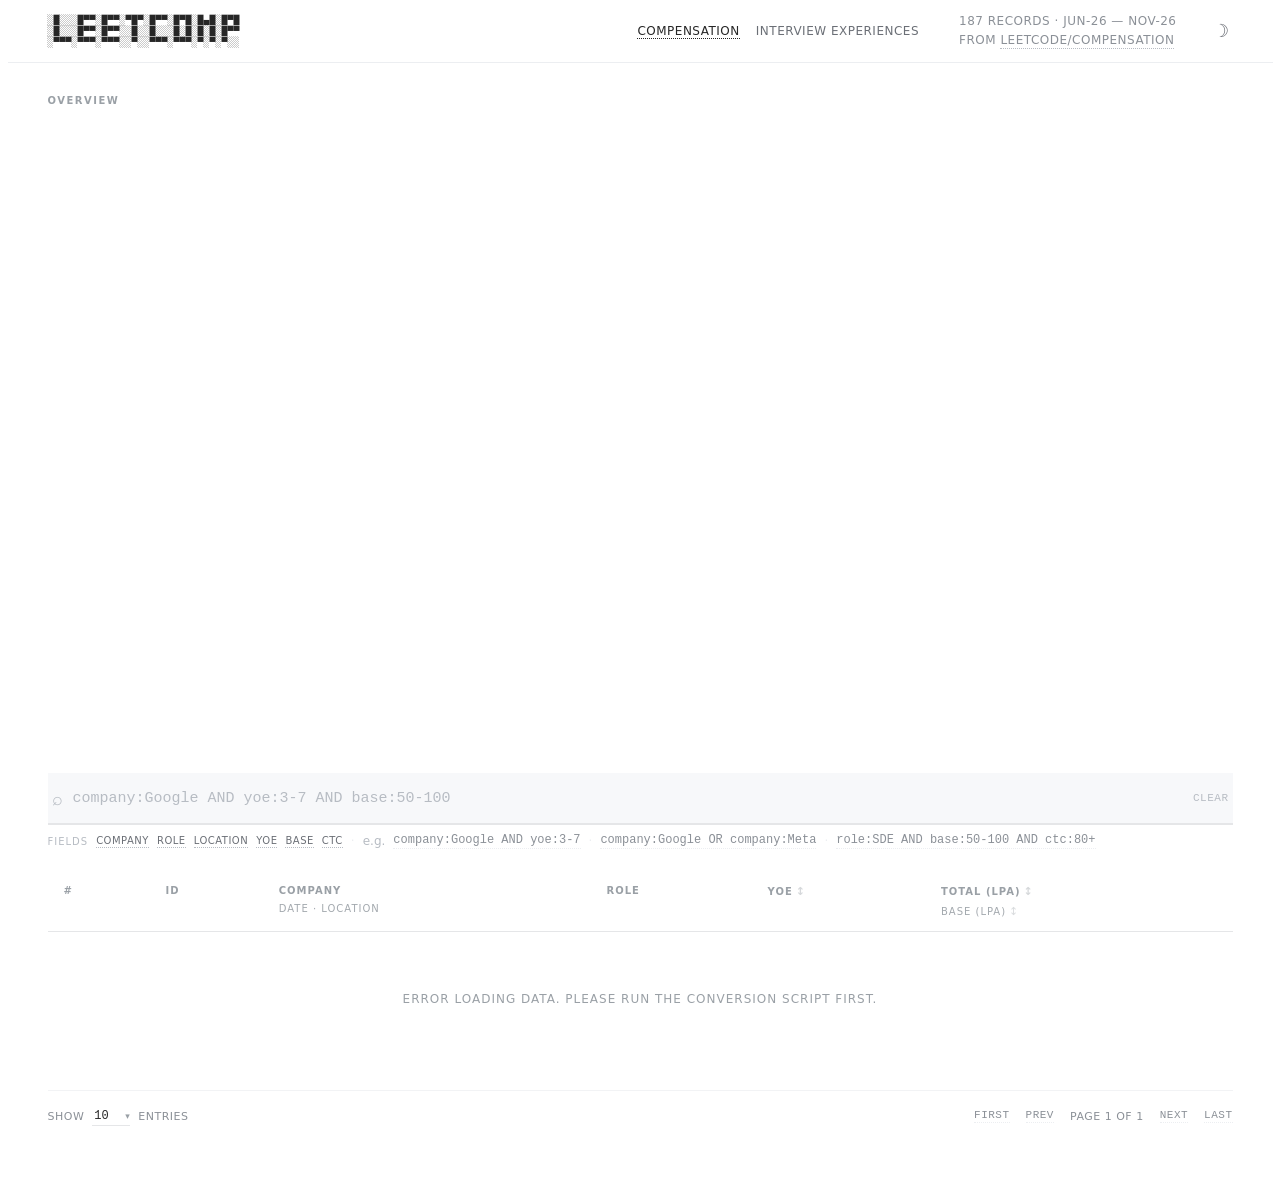
<file: index.html>
<!doctype html>
<html lang="en">
  <head>
    <meta charset="UTF-8" />
    <meta name="viewport" content="width=device-width, initial-scale=1.0" />
    <title>LeetCode Dashboard</title>
    <meta http-equiv="refresh" content="0; url=public/" />
    <link rel="canonical" href="public/" />
  </head>
  <body>
    <p>
      Redirecting… If you are not redirected,
      <a href="public/">open the dashboard</a>.
    </p>
  </body>
</html>
</file>
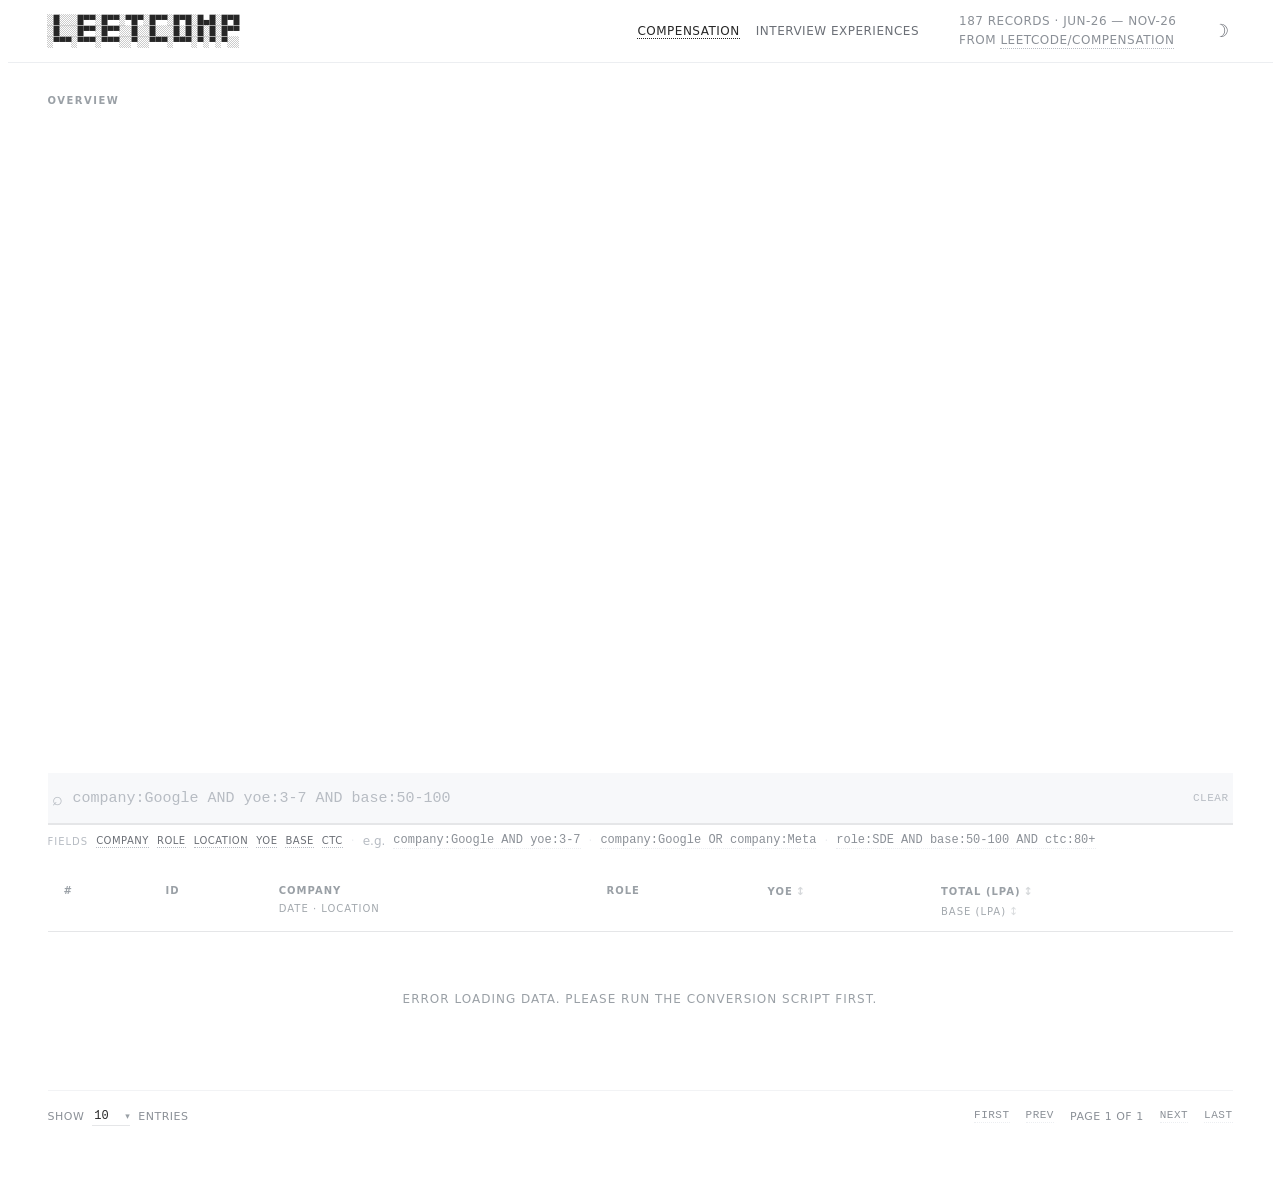
<file: public/index.html>
<!DOCTYPE html>
<html lang="en">
<head>
    <meta charset="UTF-8">
    <meta name="viewport" content="width=device-width, initial-scale=1.0">
    <title>Software Engineer Salaries India — LeetCode Compensation Dashboard</title>
    <meta name="description" content="Software engineer salaries in India from LeetCode compensation posts. Filter by company, role, experience, and location.">
    <meta name="keywords" content="software engineer salaries india, SDE salary india, software developer compensation, leetcode compensation, tech salaries india, SDE 1 salary, SDE 2 salary, FAANG salary india, fresher salary india, IT salary dashboard">
    <!-- Open Graph -->
    <meta property="og:title" content="Software Engineer Salaries India — LeetCode Compensation Dashboard">
    <meta property="og:description" content="Software engineer salaries in India from LeetCode compensation posts.">
    <meta property="og:type" content="website">
    <meta property="og:site_name" content="LeetCode Compensation Dashboard">

    <!-- Twitter Card -->
    <meta name="twitter:card" content="summary">
    <meta name="twitter:title" content="Software Engineer Salaries India — LeetCode Compensation Dashboard">
    <meta name="twitter:description" content="Software engineer salaries in India from LeetCode compensation posts.">

    <!-- JSON-LD Structured Data -->
    <script type="application/ld+json">
    {
        "@context": "https://schema.org",
        "@type": "WebApplication",
        "name": "LeetCode Compensation Dashboard",
        "description": "Software engineer salaries in India sourced from LeetCode compensation posts. Filter by company, role, experience, and location.",
        "applicationCategory": "UtilityApplication",
        "operatingSystem": "Web",
        "offers": {
            "@type": "Offer",
            "price": "0",
            "priceCurrency": "INR"
        },
        "license": "https://opensource.org/licenses/MIT"
    }
    </script>

    <link rel="icon" type="image/x-icon" href="assets/favicon.ico">
    <link rel="icon" type="image/png" sizes="48x48" href="assets/favicon.png">
    <link rel="preconnect" href="https://fonts.googleapis.com">
    <link rel="preconnect" href="https://fonts.gstatic.com" crossorigin>
    <link href="https://fonts.googleapis.com/css2?family=Rajdhani:wght@600&display=swap" rel="stylesheet">
    <script>
        (function() {
            var t = localStorage.getItem('leetcomp-theme') || 'light';
            document.documentElement.setAttribute('data-theme', t);
        })();
    </script>
    <style>
        * {
            margin: 0;
            padding: 0;
            box-sizing: border-box;
        }

        /* ── Theme Variables ────────────────────────────────────── */
        :root, [data-theme="light"] {
            /* LeetCode-ish light */
            --bg: #ffffff;
            --bg-secondary: #f7f8fa;
            --bg-hover: #eef0f3;
            --text-primary: #262626;
            --text-secondary: #3a3a3a;
            --text-muted: #6b6f76;
            --text-dimmed: #8b9097;
            --text-faint: #9aa0a6;
            --text-ghost: #b7bcc3;
            --border: #e5e6e8;
            --border-light: #eceef1;
            --border-lighter: #f2f3f5;
            --accent: #ffa116; /* LeetCode orange */
            --chart-bg: #ffffff;
            --chart-grid: #eef0f3;
            --chart-data-label: #6b6f76;
            --q-op: #ffa116;
            --q-field: #0a84ff;
            --q-colon: #9aa0a6;
            --q-str: #262626;
            --q-num: #6f42c1;
            --q-unknown: #d73a49;
        }

        [data-theme="dark"] {
            /* LeetCode-ish dark */
            --bg: #1a1a1a;
            --bg-secondary: #232323;
            --bg-hover: #2a2a2a;
            --text-primary: #e7e7e7;
            --text-secondary: #d0d0d0;
            --text-muted: #a6abb3;
            --text-dimmed: #8b9097;
            --text-faint: #8b9097;
            --text-ghost: #5c6168;
            --border: #2f2f2f;
            --border-light: #3a3a3a;
            --border-lighter: #2a2a2a;
            --accent: #ffa116;
            --chart-bg: #1a1a1a;
            --chart-grid: #2f2f2f;
            --chart-data-label: #a6abb3;
            --q-op: #ffa116;
            --q-field: #4ea1ff;
            --q-colon: #5c6168;
            --q-str: #e7e7e7;
            --q-num: #b392f0;
            --q-unknown: #ff6b6b;
        }

        body {
            font-family: ui-sans-serif, system-ui, -apple-system, "Segoe UI", Roboto, Helvetica, Arial, "Apple Color Emoji", "Segoe UI Emoji";
            background: var(--bg);
            color: var(--text-primary);
            min-height: 100vh;
            position: relative;
        }

        /* Side rail lines */
        body::before,
        body::after {
            content: '';
            position: fixed;
            top: 0;
            bottom: 0;
            width: 1px;
            background: var(--border);
            z-index: 1000;
        }
        body::before { left: calc(50% - 632.5px); }
        body::after  { right: calc(50% - 632.5px); }

        /* ── Header ──────────────────────────────────────────────── */
        header {
            max-width: 1265px;
            margin: 0 auto;
            padding: 12px 40px;
            border-bottom: 1px solid var(--border-light);
            margin-bottom: 32px;
            display: flex;
            align-items: center;
            justify-content: space-between;
            gap: 20px;
        }

        .header-left {
            display: flex;
            align-items: center;
        }

        .header-right {
            display: flex;
            align-items: center;
            gap: 32px;
        }

        h1 {
            margin: 0;
            padding: 0;
            display: flex;
            align-items: center;
            line-height: 1;
        }

        h1 pre {
            margin: 0;
            padding: 0;
            font-family: "Berkeley Mono", "IBM Plex Mono", ui-monospace, SFMono-Regular, Menlo, Monaco, Consolas, monospace;
            font-size: 10px;
            font-weight: 400;
            line-height: 1.1;
            letter-spacing: 0;
            color: var(--text-primary);
        }

        .stats {
            font-size: 12px;
            color: var(--text-dimmed);
            text-transform: uppercase;
            letter-spacing: 0.5px;
            line-height: 1.6;
        }
        .stats-link {
            color: var(--text-dimmed);
            text-decoration: none;
            border-bottom: 1px dotted var(--text-ghost);
            padding-bottom: 1px;
            transition: color 0.15s, border-color 0.15s;
        }
        .stats-link:hover { color: var(--text-primary); border-color: var(--text-primary); }

        .github-link {
            color: var(--text-muted);
            text-decoration: none;
            font-size: 12px;
            text-transform: uppercase;
            letter-spacing: 0.5px;
            border-bottom: 1px dotted var(--text-ghost);
            padding-bottom: 1px;
            transition: color 0.15s, border-color 0.15s;
        }
        .github-link:hover { color: var(--text-primary); border-color: var(--text-primary); }

        .github-stars {
            font-size: 11px;
            color: var(--text-ghost);
            margin-top: 2px;
            letter-spacing: 0.5px;
        }

        /* ── Theme Toggle ───────────────────────────────────────── */
        .theme-toggle {
            background: none;
            border: none;
            cursor: pointer;
            font-size: 18px;
            line-height: 1;
            padding: 4px;
            color: var(--text-muted);
            transition: color 0.15s;
            display: flex;
            align-items: center;
        }
        .theme-toggle:hover { color: var(--text-primary); }
        .theme-toggle .icon-sun,
        .theme-toggle .icon-moon { display: none; }
        [data-theme="dark"] .theme-toggle .icon-sun { display: inline; }
        [data-theme="light"] .theme-toggle .icon-moon { display: inline; }

        /* ── Container ───────────────────────────────────────────── */
        .container {
            max-width: 1265px;
            margin: 0 auto;
            padding: 0 40px 60px 40px;
        }

        /* ── Charts ──────────────────────────────────────────────── */
        .charts-section {
            margin-bottom: 32px;
        }

        .section-label {
            font-size: 10px;
            font-weight: 600;
            text-transform: uppercase;
            letter-spacing: 1.5px;
            color: var(--text-faint);
            margin-bottom: 20px;
        }

        .charts-grid {
            display: flex;
            gap: 15px;
            margin-bottom: 15px;
        }

        .chart-container {
            background: var(--bg);
            min-height: 300px;
        }
        .chart-container.wide   { flex: 0 0 65%; }
        .chart-container.narrow { flex: 0 0 calc(35% - 15px); }

        /* ── Query Bar ───────────────────────────────────────────── */
        .query-bar-section {
            margin-bottom: 8px;
        }

        .query-bar-wrap {
            background: var(--bg-secondary);
            border: none;
            border-bottom: 2px solid var(--border);
            display: flex;
            align-items: center;
            gap: 10px;
            padding: 0 4px;
            height: 52px;
            transition: border-color 0.2s;
        }
        .query-bar-wrap:focus-within {
            border-bottom-color: var(--text-primary);
        }

        .query-icon {
            color: var(--text-ghost);
            font-size: 18px;
            flex-shrink: 0;
            user-select: none;
        }

        .query-editor {
            flex: 1;
            position: relative;
            height: 100%;
            display: flex;
            align-items: center;
            overflow: hidden;
        }

        .query-hl {
            position: absolute;
            inset: 0;
            display: flex;
            align-items: center;
            pointer-events: none;
            overflow: hidden;
        }
        .query-hl-inner {
            white-space: pre;
            font-size: 15px;
            font-family: "Berkeley Mono", "IBM Plex Mono", ui-monospace, SFMono-Regular, Menlo, Monaco, Consolas, "Liberation Mono", "Courier New", monospace;
            display: inline-block;
        }

        .query-input {
            position: relative;
            z-index: 1;
            width: 100%;
            height: 100%;
            background: transparent;
            border: none;
            outline: none;
            color: transparent;
            caret-color: var(--text-primary);
            font-size: 15px;
            font-family: "Berkeley Mono", "IBM Plex Mono", ui-monospace, SFMono-Regular, Menlo, Monaco, Consolas, "Liberation Mono", "Courier New", monospace;
        }
        .query-input::placeholder { color: var(--text-ghost); }

        .query-right {
            display: flex;
            align-items: center;
            gap: 14px;
            flex-shrink: 0;
        }

        .query-meta {
            font-size: 11px;
            color: var(--text-dimmed);
            text-transform: uppercase;
            letter-spacing: 0.5px;
            white-space: nowrap;
        }

        .query-clear-btn {
            background: none;
            border: none;
            padding: 4px 0;
            font-family: "Berkeley Mono", "IBM Plex Mono", ui-monospace, SFMono-Regular, Menlo, Monaco, Consolas, "Liberation Mono", "Courier New", monospace;
            font-size: 11px;
            color: var(--text-ghost);
            cursor: pointer;
            text-transform: uppercase;
            letter-spacing: 0.5px;
            border-bottom: 1px dotted transparent;
            transition: color 0.15s, border-color 0.15s;
        }
        .query-clear-btn:hover { color: var(--text-primary); border-color: var(--text-primary); }

        /* query token colors */
        .q-op      { color: var(--q-op); font-weight: 600; }
        .q-field   { color: var(--q-field); }
        .q-colon   { color: var(--q-colon); }
        .q-str     { color: var(--q-str); }
        .q-num     { color: var(--q-num); }
        .q-unknown { color: var(--q-unknown); text-decoration: underline; text-decoration-style: dotted; }

        /* hints row */
        .query-hints {
            display: flex;
            align-items: center;
            gap: 8px;
            margin-top: 8px;
            margin-bottom: 24px;
            flex-wrap: wrap;
        }

        .query-hint-label {
            font-size: 10px;
            color: var(--text-ghost);
            text-transform: uppercase;
            letter-spacing: 1px;
        }

        .q-chip {
            font-size: 10px;
            color: var(--text-muted);
            cursor: pointer;
            text-transform: uppercase;
            letter-spacing: 0.5px;
            border-bottom: 1px dotted var(--text-ghost);
            padding-bottom: 1px;
            transition: color 0.1s, border-color 0.1s;
            user-select: none;
        }
        .q-chip:hover { color: var(--q-field); border-color: var(--q-field); }

        .query-hint-sep { color: var(--border-light); font-size: 12px; }

        .query-hint-eg { font-size: 12px; color: var(--text-ghost); }
        .q-example {
            font-family: "Berkeley Mono", "IBM Plex Mono", ui-monospace, SFMono-Regular, Menlo, Monaco, Consolas, "Liberation Mono", "Courier New", monospace;
            font-size: 12px;
            color: var(--text-dimmed);
            cursor: pointer;
            border-bottom: 1px dotted var(--border-light);
            padding-bottom: 1px;
            transition: color 0.15s, border-color 0.15s;
        }
        .q-example:hover { color: var(--text-primary); border-color: var(--text-muted); }

        /* ── Table ───────────────────────────────────────────────── */
        .table-container {
            overflow-x: auto;
            margin-bottom: 24px;
        }

        table {
            width: 100%;
            border-collapse: collapse;
            font-size: 14px;
        }

        thead {
            border-bottom: 1px solid var(--border);
        }

        th {
            text-align: left;
            padding: 10px 16px;
            font-weight: 600;
            color: var(--text-faint);
            text-transform: uppercase;
            font-size: 10px;
            letter-spacing: 1px;
            line-height: 1.6;
            vertical-align: top;
        }

        th.sortable {
            cursor: pointer;
            user-select: none;
            transition: color 0.15s;
        }
        th.sortable:hover { color: var(--text-muted); }
        th.sortable.active { color: var(--text-primary); }

        .th-sub.sortable {
            cursor: pointer;
            user-select: none;
            transition: color 0.15s;
        }
        .th-sub.sortable:hover { color: var(--text-muted); }
        .th-sub.sortable.active { color: var(--text-primary); }

        th .th-main { display: block; margin-bottom: 2px; }
        th .th-sub  {
            display: block;
            font-size: 10px;
            font-weight: 500;
            opacity: 0.9;
        }

        .sort-indicator {
            margin-left: 3px;
            font-size: 11px;
            opacity: 0.4;
        }
        th.sortable.active .sort-indicator,
        .th-sub.sortable.active .sort-indicator {
            opacity: 1;
        }

        tbody tr {
            border-bottom: 1px solid var(--border-lighter);
            transition: background 0.1s;
        }
        tbody tr:last-child { border-bottom: none; }
        tbody tr:hover { background: var(--bg-hover) !important; }

        td {
            padding: 14px 16px;
            vertical-align: top;
        }

        .index-col { color: var(--text-ghost); font-size: 12px; width: 50px; }

        .id-col { width: 90px; }
        .id-link {
            color: var(--text-faint);
            text-decoration: none;
            font-size: 12px;
            border-bottom: 1px dotted var(--border-light);
            padding-bottom: 1px;
            transition: color 0.15s, border-color 0.15s;
        }
        .id-link:hover { color: var(--text-primary); border-color: var(--text-primary); }

        .company-col  { width: 280px; }
        .company-name {
            font-weight: 500;
            margin-bottom: 5px;
            line-height: 1.4;
            color: var(--text-primary);
            font-size: 14px;
        }
        .company-meta {
            font-size: 11px;
            color: var(--text-faint);
            text-transform: uppercase;
            letter-spacing: 0.3px;
            line-height: 1.4;
        }

        .role-col  { width: 220px; color: var(--text-secondary); }
        .yoe-col   { width: 80px; color: var(--text-secondary); }

        .total-col  { width: 140px; }
        .total-amount {
            color: var(--text-primary);
            font-weight: 500;
            margin-bottom: 5px;
        }
        .base-amount {
            font-size: 11px;
            color: var(--text-faint);
            text-transform: uppercase;
            letter-spacing: 0.3px;
        }

        /* ── Controls Row ────────────────────────────────────────── */
        .controls {
            display: flex;
            align-items: center;
            justify-content: space-between;
            padding-top: 16px;
            border-top: 1px solid var(--border-lighter);
            gap: 20px;
        }

        .per-page {
            display: flex;
            align-items: center;
            gap: 8px;
            font-size: 11px;
            color: var(--text-dimmed);
            text-transform: uppercase;
            letter-spacing: 0.5px;
        }

        .per-page-select-wrap {
            position: relative;
            display: inline-flex;
            align-items: center;
        }
        .per-page-select-wrap::after {
            content: '▾';
            position: absolute;
            right: 0;
            font-size: 9px;
            color: var(--text-faint);
            pointer-events: none;
        }

        .per-page select {
            -webkit-appearance: none;
            appearance: none;
            background: transparent;
            border: none;
            border-bottom: 1px solid var(--border);
            border-radius: 0;
            color: var(--text-primary);
            font-family: "Berkeley Mono", "IBM Plex Mono", ui-monospace, SFMono-Regular, Menlo, Monaco, Consolas, "Liberation Mono", "Courier New", monospace;
            font-size: 12px;
            padding: 2px 14px 2px 2px;
            cursor: pointer;
            transition: border-color 0.15s;
        }
        .per-page select:focus {
            outline: none;
            border-bottom-color: var(--text-primary);
        }

        /* ── Pagination ──────────────────────────────────────────── */
        .pagination {
            display: flex;
            align-items: center;
            gap: 16px;
        }

        .pagination button {
            background: none;
            border: none;
            font-family: "Berkeley Mono", "IBM Plex Mono", ui-monospace, SFMono-Regular, Menlo, Monaco, Consolas, "Liberation Mono", "Courier New", monospace;
            font-size: 11px;
            color: var(--text-dimmed);
            text-transform: uppercase;
            letter-spacing: 0.5px;
            cursor: pointer;
            padding: 0 0 1px 0;
            border-bottom: 1px dotted var(--border-light);
            transition: color 0.15s, border-color 0.15s;
        }
        .pagination button:hover:not(:disabled) {
            color: var(--text-primary);
            border-color: var(--text-primary);
        }
        .pagination button:disabled {
            opacity: 0.25;
            cursor: not-allowed;
            border-bottom-color: transparent;
        }

        .pagination .page-info {
            font-size: 11px;
            color: var(--text-dimmed);
            text-transform: uppercase;
            letter-spacing: 0.5px;
            white-space: nowrap;
        }

        /* ── Loading ─────────────────────────────────────────────── */
        .loading {
            text-align: center;
            padding: 60px;
            color: var(--text-faint);
            font-size: 12px;
            text-transform: uppercase;
            letter-spacing: 1px;
        }

        /* ── Responsive ──────────────────────────────────────────── */
        @media (max-width: 1315px) {
            body::before, body::after { display: none; }
        }

        @media (max-width: 1024px) {
            .charts-grid { flex-direction: column; }
            .chart-container.wide,
            .chart-container.narrow { flex: 1 1 100% !important; }
        }

        @media (max-width: 768px) {
            header {
                padding: 10px 20px;
                flex-direction: column;
                align-items: flex-start;
                gap: 10px;
            }
            .header-right { flex-direction: column; align-items: flex-start; gap: 8px; }
            .container { padding: 0 20px 30px 20px; }
            h1 pre { font-size: 7px; }

            .controls { flex-direction: column; align-items: flex-start; }
            .query-hints { gap: 6px; }

            table { font-size: 13px; }
            th, td { padding: 10px 10px; }
            .index-col { width: 36px; }
            .yoe-col   { width: 60px; }
            .total-col { width: 100px; }

            .pagination { flex-wrap: wrap; gap: 10px; }
        }
    </style>
</head>
<body>
    <header>
        <div class="header-left">
            <h1>
                <span style="position:absolute;width:1px;height:1px;overflow:hidden;clip:rect(0,0,0,0);white-space:nowrap;">Software Engineer Salaries in India</span>
                <pre aria-hidden="true">
░█░░░█▀▀░█▀▀░▀█▀░█▀▀░█▀█░█▄█░█▀█
░█░░░█▀▀░█▀▀░░█░░█░░░█░█░█░█░█▀▀
░▀▀▀░▀▀▀░▀▀▀░░▀░░▀▀▀░▀▀▀░▀░▀░▀░░</pre>
            </h1>
        </div>
        <div class="header-right">
            <nav class="nav" style="display:flex;gap:16px;margin-right:8px;">
                <a href="index.html" style="color:var(--text-primary);text-decoration:none;font-size:12px;text-transform:uppercase;letter-spacing:0.5px;border-bottom:1px dotted var(--text-primary);">Compensation</a>
                <a href="interviews.html" style="color:var(--text-muted);text-decoration:none;font-size:12px;text-transform:uppercase;letter-spacing:0.5px;border-bottom:1px dotted transparent;">Interview Experiences</a>
            </nav>
            <div class="stats">
                <span id="stats">Loading...</span>
            </div>
            <button class="theme-toggle" id="theme-toggle" title="Toggle theme">
                <span class="icon-sun">☀</span>
                <span class="icon-moon">☽</span>
            </button>
        </div>
    </header>

    <div class="container">

        <!-- SEO: noscript fallback for crawlers that don't execute JS -->
        <noscript>
            <section style="max-width:700px;margin:0 auto 32px;padding:20px 0;">
                <h2>Software Engineer Salaries in India</h2>
                <p>LeetCode Compensation is a free, open-source dashboard that aggregates <strong>software engineer salary data in India</strong> from LeetCode's compensation posts. Explore verified compensation packages from companies like Google, Microsoft, Amazon, Flipkart, and hundreds more — filtered by role, years of experience (YOE), base pay, total CTC, and location.</p>
                <p>Whether you're a fresher looking for <strong>SDE 1 salary ranges</strong>, a mid-level engineer comparing <strong>SDE 2 compensation</strong>, or a senior engineer evaluating offers — this dashboard provides transparent, data-driven salary insights for the Indian tech industry.</p>
            </section>
        </noscript>

        <!-- Charts -->
        <div class="charts-section">
            <div class="section-label">Overview</div>
            <div class="charts-grid">
                <div class="chart-container wide"   id="distribution-chart"></div>
                <div class="chart-container narrow" id="experience-chart"></div>
            </div>
            <div class="charts-grid">
                <div class="chart-container wide"   id="company-chart"></div>
                <div class="chart-container narrow" id="top-companies-chart"></div>
            </div>
        </div>

        <!-- Query Bar -->
        <div class="query-bar-section">
            <div class="query-bar-wrap" id="query-bar-wrap">
                <span class="query-icon">⌕</span>
                <div class="query-editor">
                    <div class="query-hl"><span class="query-hl-inner" id="query-hl-inner"></span></div>
                    <input
                        type="text"
                        id="query-input"
                        class="query-input"
                        placeholder="company:Google AND yoe:3-7 AND base:50-100"
                        autocomplete="off"
                        spellcheck="false"
                    >
                </div>
                <div class="query-right">
                    <span class="query-meta" id="query-meta"></span>
                    <button class="query-clear-btn" id="query-clear">Clear</button>
                </div>
            </div>
        </div>

        <!-- Hints -->
        <div class="query-hints">
            <span class="query-hint-label">Fields</span>
            <span class="q-chip" data-field="company">company</span>
            <span class="q-chip" data-field="role">role</span>
            <span class="q-chip" data-field="location">location</span>
            <span class="q-chip" data-field="yoe">yoe</span>
            <span class="q-chip" data-field="base">base</span>
            <span class="q-chip" data-field="ctc">ctc</span>
            <span class="query-hint-sep">·</span>
            <span class="query-hint-eg">e.g.</span>
            <span class="q-example" data-query="company:Google AND yoe:3-7">company:Google AND yoe:3-7</span>
            <span class="query-hint-sep">·</span>
            <span class="q-example" data-query="company:Google OR company:Meta">company:Google OR company:Meta</span>
            <span class="query-hint-sep">·</span>
            <span class="q-example" data-query="role:SDE AND base:50-100 AND ctc:80+">role:SDE AND base:50-100 AND ctc:80+</span>
        </div>

        <!-- Table -->
        <div class="table-container">
            <table id="data-table">
                <thead>
                    <tr>
                        <th>#</th>
                        <th>ID</th>
                        <th>
                            <span class="th-main">Company</span>
                            <span class="th-sub">Date · Location</span>
                        </th>
                        <th>Role</th>
                        <th class="sortable" data-sort="yoe">
                            YOE<span class="sort-indicator">↕</span>
                        </th>
                        <th class="sortable" data-sort="total">
                            <span class="th-main">Total (LPA)<span class="sort-indicator">↕</span></span>
                            <span class="th-sub sortable" data-sort="base">Base (LPA)<span class="sort-indicator">↕</span></span>
                        </th>
                    </tr>
                </thead>
                <tbody id="table-body">
                    <tr><td colspan="6" class="loading">Loading data...</td></tr>
                </tbody>
            </table>
        </div>

        <!-- Controls -->
        <div class="controls">
            <div class="per-page">
                <span>Show</span>
                <div class="per-page-select-wrap">
                    <select id="per-page-select">
                        <option value="10" selected>10</option>
                        <option value="25">25</option>
                        <option value="50">50</option>
                        <option value="100">100</option>
                    </select>
                </div>
                <span>entries</span>
            </div>
            <div class="pagination">
                <button id="first-page">First</button>
                <button id="prev-page">Prev</button>
                <span class="page-info">
                    Page <span id="current-page">1</span> of <span id="total-pages">1</span>
                </span>
                <button id="next-page">Next</button>
                <button id="last-page">Last</button>
            </div>
        </div>

    </div><!-- /container -->

    <script src="https://code.highcharts.com/highcharts.js"></script>
    <script src="https://code.highcharts.com/highcharts-more.js"></script>
    <script>
        /* ── State ───────────────────────────────────────────────── */
        let itemsPerPage = 10;
        let allData      = [];
        let displayData  = [];
        let currentPage  = 1;
        let totalPages   = 1;
        let currentSort  = { column: null, direction: 'asc' };
        let currentQuery = '';
        let chartInstances = {};

        const FIELDS     = ['company', 'role', 'location', 'yoe', 'base', 'ctc'];
        const NUM_FIELDS  = ['yoe', 'base', 'ctc'];
        const FIELD_MAP   = { ctc: 'total', base: 'base', yoe: 'yoe', company: 'company', role: 'role', location: 'location' };

        /* ── Load ────────────────────────────────────────────────── */
        async function loadData() {
            try {
                const response = await fetch('data/dashboard_data.json');
                allData     = await response.json();
                displayData = [...allData];
                totalPages  = Math.ceil(displayData.length / itemsPerPage);

                updateStats();
                renderCharts(allData);
                renderPage(1);
                updatePaginationControls();
                setupSortListeners();
                setupQueryBar();
            } catch (error) {
                document.getElementById('table-body').innerHTML =
                    '<tr><td colspan="6" class="loading">Error loading data. Please run the conversion script first.</td></tr>';
                console.error('Error loading data:', error);
            }
        }

        /* ── Query Bar ───────────────────────────────────────────── */
        function setupQueryBar() {
            const input    = document.getElementById('query-input');
            const hlInner  = document.getElementById('query-hl-inner');
            const meta     = document.getElementById('query-meta');
            const clearBtn = document.getElementById('query-clear');

            function syncHighlight() {
                hlInner.innerHTML = highlightQuery(input.value);
                hlInner.style.marginLeft = `-${input.scrollLeft}px`;
            }

            input.addEventListener('input', () => {
                currentQuery = input.value;
                syncHighlight();
                applyFilter();
            });

            input.addEventListener('scroll', () => {
                hlInner.style.marginLeft = `-${input.scrollLeft}px`;
            });

            input.addEventListener('keydown', e => {
                if (e.key === 'Escape') {
                    input.value = '';
                    currentQuery = '';
                    syncHighlight();
                    applyFilter();
                }
            });

            clearBtn.addEventListener('click', () => {
                input.value = '';
                currentQuery = '';
                syncHighlight();
                applyFilter();
                input.focus();
            });

            // Field chips → insert into query
            document.querySelectorAll('.q-chip[data-field]').forEach(chip => {
                chip.addEventListener('click', () => {
                    const pos  = input.selectionStart;
                    const val  = input.value;
                    const gap  = val.length > 0 && !val.endsWith(' ') ? ' ' : '';
                    const ins  = gap + chip.dataset.field + ':';
                    input.value = val.slice(0, pos) + ins + val.slice(pos);
                    const newPos = pos + ins.length;
                    input.focus();
                    input.setSelectionRange(newPos, newPos);
                    currentQuery = input.value;
                    syncHighlight();
                    applyFilter();
                });
            });

            // Example queries → replace
            document.querySelectorAll('.q-example[data-query]').forEach(ex => {
                ex.addEventListener('click', () => {
                    input.value  = ex.dataset.query;
                    currentQuery = input.value;
                    syncHighlight();
                    applyFilter();
                    input.focus();
                });
            });
        }

        /* ── Highlight ───────────────────────────────────────────── */
        function escHtml(s) {
            return s.replace(/&/g, '&amp;').replace(/</g, '&lt;').replace(/>/g, '&gt;');
        }

        function highlightQuery(str) {
            if (!str) return '';
            const fp  = FIELDS.join('|');
            const re  = new RegExp(`\\b(AND|OR)\\b|(${fp}):((?:"[^"]*"|[^\\s]+))|(\\S+)`, 'gi');
            let result = '', lastIdx = 0, m;

            while ((m = re.exec(str)) !== null) {
                if (m.index > lastIdx) result += escHtml(str.slice(lastIdx, m.index));
                if (m[1]) {
                    result += `<span class="q-op">${escHtml(m[1])}</span>`;
                } else if (m[2]) {
                    const cls = NUM_FIELDS.includes(m[2].toLowerCase()) ? 'q-num' : 'q-str';
                    result += `<span class="q-field">${escHtml(m[2])}</span>`
                           + `<span class="q-colon">:</span>`
                           + `<span class="${cls}">${escHtml(m[3])}</span>`;
                } else {
                    result += `<span class="q-unknown">${escHtml(m[4])}</span>`;
                }
                lastIdx = m.index + m[0].length;
            }
            if (lastIdx < str.length) result += escHtml(str.slice(lastIdx));
            return result;
        }

        /* ── Query Parser ────────────────────────────────────────── */
        // Splits by OR (low precedence), then by AND (high precedence)
        // Returns null if empty, or Array<Array<Condition>>
        function parseQuery(str) {
            if (!str || !str.trim()) return null;
            const orGroups = str.split(/\bOR\b/i)
                .map(part => {
                    return part.split(/\bAND\b/i)
                        .map(s => parseCondition(s.trim()))
                        .filter(c => c !== null);
                })
                .filter(g => g.length > 0);
            return orGroups.length > 0 ? orGroups : null;
        }

        function parseCondition(str) {
            if (!str) return null;
            const fp = FIELDS.join('|');
            const m  = str.match(new RegExp(`^(${fp}):((?:"[^"]*"|\\S+))$`, 'i'));
            if (!m) return null;

            const field = m[1].toLowerCase();
            let   value = m[2].replace(/^["']|["']$/g, '');

            if (NUM_FIELDS.includes(field)) {
                const range = value.match(/^(\d+(?:\.\d+)?)-(\d+(?:\.\d+)?)$/);
                if (range) return { field, type: 'range', min: +range[1], max: +range[2] };

                const gte = value.match(/^(\d+(?:\.\d+)?)\+$/);
                if (gte)   return { field, type: 'gte', value: +gte[1] };

                const num = value.match(/^(\d+(?:\.\d+)?)$/);
                if (num)   return { field, type: 'exact_num', value: +num[1] };

                return null;
            }
            return { field, type: 'contains', value: value.toLowerCase() };
        }

        function matchCondition(entry, cond) {
            const val = entry[FIELD_MAP[cond.field]];
            if (val === null || val === undefined) return false;
            if (cond.type === 'range')     return +val >= cond.min && +val <= cond.max;
            if (cond.type === 'gte')       return +val >= cond.value;
            if (cond.type === 'exact_num') return +val === cond.value;
            if (cond.type === 'contains')  return String(val).toLowerCase().includes(cond.value);
            return false;
        }

        function evaluateQuery(entry, orGroups) {
            return orGroups.some(andGroup => andGroup.every(cond => matchCondition(entry, cond)));
        }

        /* ── Apply Filter ────────────────────────────────────────── */
        function applyFilter() {
            const parsed = parseQuery(currentQuery);

            if (!parsed) {
                displayData = [...allData];
                document.getElementById('query-meta').textContent = '';
            } else {
                displayData = allData.filter(e => evaluateQuery(e, parsed));
                const n = displayData.length;
                document.getElementById('query-meta').textContent =
                    `${n.toLocaleString()} result${n !== 1 ? 's' : ''}`;
            }

            // Re-apply sort
            if (currentSort.column) {
                displayData.sort((a, b) => {
                    let va = a[currentSort.column], vb = b[currentSort.column];
                    if (va == null) return 1;
                    if (vb == null) return -1;
                    va = Number(va); vb = Number(vb);
                    return currentSort.direction === 'asc' ? va - vb : vb - va;
                });
            }

            renderCharts(displayData);
            totalPages  = Math.ceil(displayData.length / itemsPerPage) || 1;
            currentPage = 1;
            renderPage(1);
            updatePaginationControls();
        }

        /* ── Sort ────────────────────────────────────────────────── */
        function setupSortListeners() {
            document.querySelectorAll('th.sortable').forEach(th => {
                th.addEventListener('click', () => sortData(th.getAttribute('data-sort')));
            });
            document.querySelectorAll('.th-sub.sortable').forEach(span => {
                span.addEventListener('click', e => {
                    e.stopPropagation();
                    sortData(span.getAttribute('data-sort'));
                });
            });
        }

        function sortData(column) {
            if (currentSort.column === column) {
                if (currentSort.direction === 'desc') {
                    currentSort.direction = 'asc';
                } else {
                    currentSort.column    = null;
                    currentSort.direction = 'asc';
                    updateSortIndicators();
                    applyFilter();
                    return;
                }
            } else {
                currentSort.column    = column;
                currentSort.direction = 'desc';
            }

            displayData.sort((a, b) => {
                let va = a[column], vb = b[column];
                if (va == null) return 1;
                if (vb == null) return -1;
                va = Number(va); vb = Number(vb);
                return currentSort.direction === 'asc' ? va - vb : vb - va;
            });

            updateSortIndicators();
            currentPage = 1;
            renderPage(1);
            updatePaginationControls();
        }

        function updateSortIndicators() {
            document.querySelectorAll('th.sortable, .th-sub.sortable').forEach(el => {
                el.classList.remove('active');
                const ind = el.querySelector('.sort-indicator');
                if (ind) ind.textContent = '↕';
            });
            if (!currentSort.column) return;
            const el = document.querySelector(`th[data-sort="${currentSort.column}"]`)
                    || document.querySelector(`.th-sub[data-sort="${currentSort.column}"]`);
            if (el) {
                el.classList.add('active');
                const ind = el.querySelector('.sort-indicator');
                if (ind) ind.textContent = currentSort.direction === 'asc' ? '↑' : '↓';
            }
        }

        /* ── Render Table ────────────────────────────────────────── */
        function renderPage(page) {
            currentPage = page;
            const start   = (page - 1) * itemsPerPage;
            const pageData = displayData.slice(start, start + itemsPerPage);

            document.getElementById('table-body').innerHTML = pageData.map((entry, idx) => `
                <tr>
                    <td class="index-col">${start + idx + 1}</td>
                    <td class="id-col">
                        <a href="https://leetcode.com/discuss/post/${entry.id}" target="_blank" rel="noopener noreferrer" class="id-link">${entry.id}</a>
                    </td>
                    <td class="company-col">
                        <div class="company-name">${entry.company}</div>
                        <div class="company-meta">${formatDate(entry.date)}${entry.location ? ' · ' + entry.location : ''}</div>
                    </td>
                    <td class="role-col">${entry.role}</td>
                    <td class="yoe-col">${formatYOE(entry.yoe)}</td>
                    <td class="total-col">
                        <div class="total-amount">${formatSalary(entry.total)}</div>
                        <div class="base-amount">${formatSalary(entry.base)}</div>
                    </td>
                </tr>
            `).join('');

            document.getElementById('current-page').textContent = currentPage;
            document.getElementById('total-pages').textContent  = totalPages;
            updatePaginationControls();
        }

        function updatePaginationControls() {
            document.getElementById('first-page').disabled = currentPage === 1;
            document.getElementById('prev-page').disabled  = currentPage === 1;
            document.getElementById('next-page').disabled  = currentPage === totalPages;
            document.getElementById('last-page').disabled  = currentPage === totalPages;
        }

        /* ── Charts ──────────────────────────────────────────────── */
        const CHART_FONT = '"Berkeley Mono", "IBM Plex Mono", ui-monospace, SFMono-Regular, Menlo, Monaco, Consolas, "Liberation Mono", "Courier New", monospace';

        function cv(name) {
            return getComputedStyle(document.documentElement).getPropertyValue(name).trim();
        }

        function chartTitleStyle() {
            return { fontSize: '10px', fontWeight: '600', letterSpacing: '1.5px', color: cv('--text-muted'), fontFamily: CHART_FONT, textTransform: 'uppercase' };
        }
        function chartAxisStyle() {
            return { fontSize: '10px', fontFamily: CHART_FONT, color: cv('--text-dimmed') };
        }
        function chartAxisTitleStyle() {
            return { fontSize: '10px', fontFamily: CHART_FONT, color: cv('--text-dimmed'), fontWeight: '400', textTransform: 'uppercase', letterSpacing: '0.5px' };
        }

        function destroyCharts() {
            Object.values(chartInstances).forEach(c => { if (c) c.destroy(); });
            chartInstances = {};
        }

        function renderCharts(data) {
            destroyCharts();
            const validData = data.filter(e => e.total != null);
            chartInstances.distribution = renderDistributionChart(validData);
            chartInstances.experience   = renderExperienceChart(validData);
            chartInstances.company      = renderCompanyChart(validData);
            chartInstances.topCompanies = renderTopCompaniesChart(data);
        }

        function renderDistributionChart(data) {
            const bins = [
                {min:0,   max:9.99,   label:'0-9'},
                {min:10,  max:19.99,  label:'10-19'},
                {min:20,  max:29.99,  label:'20-29'},
                {min:30,  max:39.99,  label:'30-39'},
                {min:40,  max:49.99,  label:'40-49'},
                {min:50,  max:59.99,  label:'50-59'},
                {min:60,  max:69.99,  label:'60-69'},
                {min:70,  max:79.99,  label:'70-79'},
                {min:80,  max:89.99,  label:'80-89'},
                {min:90,  max:99.99,  label:'90-99'},
                {min:100, max:109.99, label:'100-109'},
                {min:110, max:119.99, label:'110-119'},
                {min:120, max:129.99, label:'120-129'},
                {min:130, max:139.99, label:'130-139'},
                {min:140, max:149.99, label:'140-149'},
                {min:150, max:159.99, label:'150-159'},
                {min:160, max:169.99, label:'160-169'},
                {min:170, max:179.99, label:'170-179'},
                {min:180, max:Infinity, label:'180+'}
            ];
            const counts = bins.map(b => ({
                label: b.label,
                count: data.filter(e => e.total >= b.min && e.total <= b.max).length
            }));

            return Highcharts.chart('distribution-chart', {
                chart: { type: 'column', backgroundColor: cv('--chart-bg'), height: 300 },
                title: { text: 'Total Compensation Distribution', style: chartTitleStyle() },
                xAxis: {
                    categories: counts.map(c => c.label),
                    title: { text: 'Total Compensation (₹ LPA)', style: chartAxisTitleStyle() },
                    labels: { rotation: 0, style: chartAxisStyle() },
                    lineColor: cv('--border'), tickColor: cv('--border')
                },
                yAxis: {
                    title: { text: 'Count', style: chartAxisTitleStyle() },
                    labels: { style: chartAxisStyle() },
                    gridLineColor: cv('--chart-grid')
                },
                series: [{
                    name: 'Offers',
                    data: counts.map(c => c.count),
                    color: cv('--accent'),
                    dataLabels: { enabled: true, style: { fontSize: '11px', fontWeight: '400', fontFamily: CHART_FONT, color: cv('--chart-data-label') }, textOutline: '0px' }
                }],
                legend: { enabled: false },
                credits: { enabled: false },
                plotOptions: { column: { borderRadius: 0, borderWidth: 0 } },
                tooltip: { backgroundColor: cv('--bg-secondary'), style: { fontFamily: CHART_FONT, fontSize: '12px', color: cv('--text-primary') } }
            });
        }

        function calculateBoxPlotStats(values) {
            if (values.length < 2) return null;
            const s  = [...values].sort((a, b) => a - b);
            const q1 = s[Math.floor(s.length * 0.25)];
            const q2 = s[Math.floor(s.length * 0.50)];
            const q3 = s[Math.floor(s.length * 0.75)];
            const iqr = q3 - q1;
            const lo  = s.find(v => v >= q1 - 1.5 * iqr) ?? s[0];
            const hi  = [...s].reverse().find(v => v <= q3 + 1.5 * iqr) ?? s[s.length - 1];
            return [lo, q1, q2, q3, hi];
        }

        function getExperienceLevel(yoe) {
            if (yoe == null) return null;
            if (yoe <= 1)  return 'Entry (0-1)';
            if (yoe <= 6)  return 'Mid (2-6)';
            if (yoe <= 10) return 'Senior (7-10)';
            return 'Senior + (11+)';
        }

        function renderExperienceChart(data) {
            const levels = ['Entry (0-1)', 'Mid (2-6)', 'Senior (7-10)', 'Senior + (11+)'];
            const labels = ['Entry<br/>(0-1)', 'Mid<br/>(2-6)', 'Senior<br/>(7-10)', 'Senior +<br/>(11+)'];
            const bpData = levels.map(lvl => {
                const vals = data
                    .filter(e => e.yoe != null && getExperienceLevel(e.yoe) === lvl)
                    .map(e => e.total);
                return calculateBoxPlotStats(vals);
            }).filter(Boolean);

            return Highcharts.chart('experience-chart', {
                chart: { type: 'boxplot', backgroundColor: cv('--chart-bg'), height: 300 },
                title: { text: 'Compensation by Experience', style: chartTitleStyle() },
                xAxis: {
                    categories: labels,
                    title: { text: null },
                    labels: { useHTML: true, style: { ...chartAxisStyle(), textAlign: 'center' } },
                    lineColor: cv('--border'), tickColor: cv('--border')
                },
                yAxis: {
                    title: { text: 'Total (₹ LPA)', style: chartAxisTitleStyle() },
                    labels: { style: chartAxisStyle() },
                    gridLineColor: cv('--chart-grid')
                },
                series: [{
                    name: 'Compensation',
                    data: bpData,
                    color: cv('--accent'),
                    fillColor: 'transparent',
                    lineWidth: 1,
                    medianWidth: 2,
                    stemWidth: 1,
                    whiskerLength: '50%',
                    whiskerWidth: 1
                }],
                legend: { enabled: false },
                credits: { enabled: false },
                tooltip: { backgroundColor: cv('--bg-secondary'), style: { fontFamily: CHART_FONT, fontSize: '12px', color: cv('--text-primary') } }
            });
        }

        function renderCompanyChart(data) {
            const map = {};
            data.forEach(e => {
                if (!map[e.company]) map[e.company] = [];
                map[e.company].push(e.total);
            });

            const minCount = Math.max(2, Math.floor(data.length / 100));
            const stats = Object.entries(map)
                .filter(([, v]) => v.length >= minCount)
                .map(([company, vals]) => {
                    const s = [...vals].sort((a, b) => a - b);
                    return { company, median: s[Math.floor(s.length * 0.5)], vals };
                })
                .sort((a, b) => b.median - a.median)
                .slice(0, 20);

            return Highcharts.chart('company-chart', {
                chart: { type: 'boxplot', backgroundColor: cv('--chart-bg'), height: 300 },
                title: { text: 'Compensation by Company (Top 20 by Median)', style: chartTitleStyle() },
                xAxis: {
                    categories: stats.map(c => c.company),
                    title: { text: null },
                    labels: { rotation: -90, style: chartAxisStyle() },
                    lineColor: cv('--border'), tickColor: cv('--border')
                },
                yAxis: {
                    title: { text: 'Total (₹ LPA)', style: chartAxisTitleStyle() },
                    labels: { style: chartAxisStyle() },
                    gridLineColor: cv('--chart-grid')
                },
                series: [{
                    name: 'Compensation',
                    data: stats.map(c => calculateBoxPlotStats(c.vals)).filter(Boolean),
                    color: cv('--accent'),
                    fillColor: 'transparent',
                    lineWidth: 1,
                    medianWidth: 2,
                    stemWidth: 1,
                    whiskerLength: '50%',
                    whiskerWidth: 1
                }],
                legend: { enabled: false },
                credits: { enabled: false },
                tooltip: { backgroundColor: cv('--bg-secondary'), style: { fontFamily: CHART_FONT, fontSize: '12px', color: cv('--text-primary') } }
            });
        }

        function renderTopCompaniesChart(data) {
            const map = {};
            data.forEach(e => { map[e.company] = (map[e.company] || 0) + 1; });
            const top = Object.entries(map).sort((a, b) => b[1] - a[1]).slice(0, 10);

            return Highcharts.chart('top-companies-chart', {
                chart: { type: 'bar', backgroundColor: cv('--chart-bg'), height: 300 },
                title: { text: 'Companies with Most Offers', style: chartTitleStyle() },
                xAxis: {
                    categories: top.map(e => e[0]),
                    title: { text: null },
                    labels: { style: chartAxisStyle() },
                    lineColor: cv('--border'), tickColor: cv('--border')
                },
                yAxis: {
                    title: { text: '# Offers', style: chartAxisTitleStyle() },
                    labels: { style: chartAxisStyle() },
                    gridLineColor: cv('--chart-grid')
                },
                series: [{
                    name: 'Offers',
                    data: top.map(e => e[1]),
                    color: cv('--accent'),
                    dataLabels: { enabled: true, style: { fontSize: '11px', fontWeight: '400', fontFamily: CHART_FONT, color: cv('--chart-data-label') }, textOutline: '0px' }
                }],
                legend: { enabled: false },
                credits: { enabled: false },
                plotOptions: { bar: { borderRadius: 0, borderWidth: 0 } },
                tooltip: { backgroundColor: cv('--bg-secondary'), style: { fontFamily: CHART_FONT, fontSize: '12px', color: cv('--text-primary') } }
            });
        }

        /* ── Stats & Formatters ──────────────────────────────────── */
        function updateStats() {
            const dates     = allData.map(e => new Date(e.date)).sort((a, b) => a - b);
            const fmt       = d => ['Jan','Feb','Mar','Apr','May','Jun','Jul','Aug','Sep','Oct','Nov','Dec'][d.getMonth()] + '-' + String(d.getFullYear()).slice(-2);
            const statsEl   = document.getElementById('stats');
            statsEl.innerHTML = `<span style="white-space:nowrap;">${allData.length.toLocaleString()} records · ${fmt(dates[0])} — ${fmt(dates[dates.length-1])}</span><br><span style="white-space:nowrap;">from <a href="https://leetcode.com/discuss/" target="_blank" rel="noopener noreferrer" class="stats-link">leetcode/compensation</a></span>`;
        }

        function formatDate(ds) {
            const d = new Date(ds);
            return `${String(d.getDate()).padStart(2,'0')}-${String(d.getMonth()+1).padStart(2,'0')}-${d.getFullYear()}`;
        }
        function formatSalary(v) { return v == null ? '—' : Number(v).toFixed(1); }
        function formatYOE(v)    { return v == null ? '—' : v; }

        /* ── Per-page & Pagination Events ────────────────────────── */
        document.getElementById('per-page-select').addEventListener('change', e => {
            itemsPerPage = parseInt(e.target.value);
            totalPages   = Math.ceil(displayData.length / itemsPerPage);
            currentPage  = 1;
            renderPage(1);
            updatePaginationControls();
        });

        document.getElementById('first-page').addEventListener('click', () => renderPage(1));
        document.getElementById('prev-page').addEventListener('click', () => renderPage(currentPage - 1));
        document.getElementById('next-page').addEventListener('click', () => renderPage(currentPage + 1));
        document.getElementById('last-page').addEventListener('click', () => renderPage(totalPages));

        /* ── Theme Toggle ──────────────────────────────────────── */
        document.getElementById('theme-toggle').addEventListener('click', () => {
            const html = document.documentElement;
            const next = html.getAttribute('data-theme') === 'dark' ? 'light' : 'dark';
            html.setAttribute('data-theme', next);
            localStorage.setItem('leetcomp-theme', next);
            // Re-render charts with new theme colors
            renderCharts(displayData.length ? displayData : allData);
        });

        loadData();
    </script>
</body>
</html>
</file>
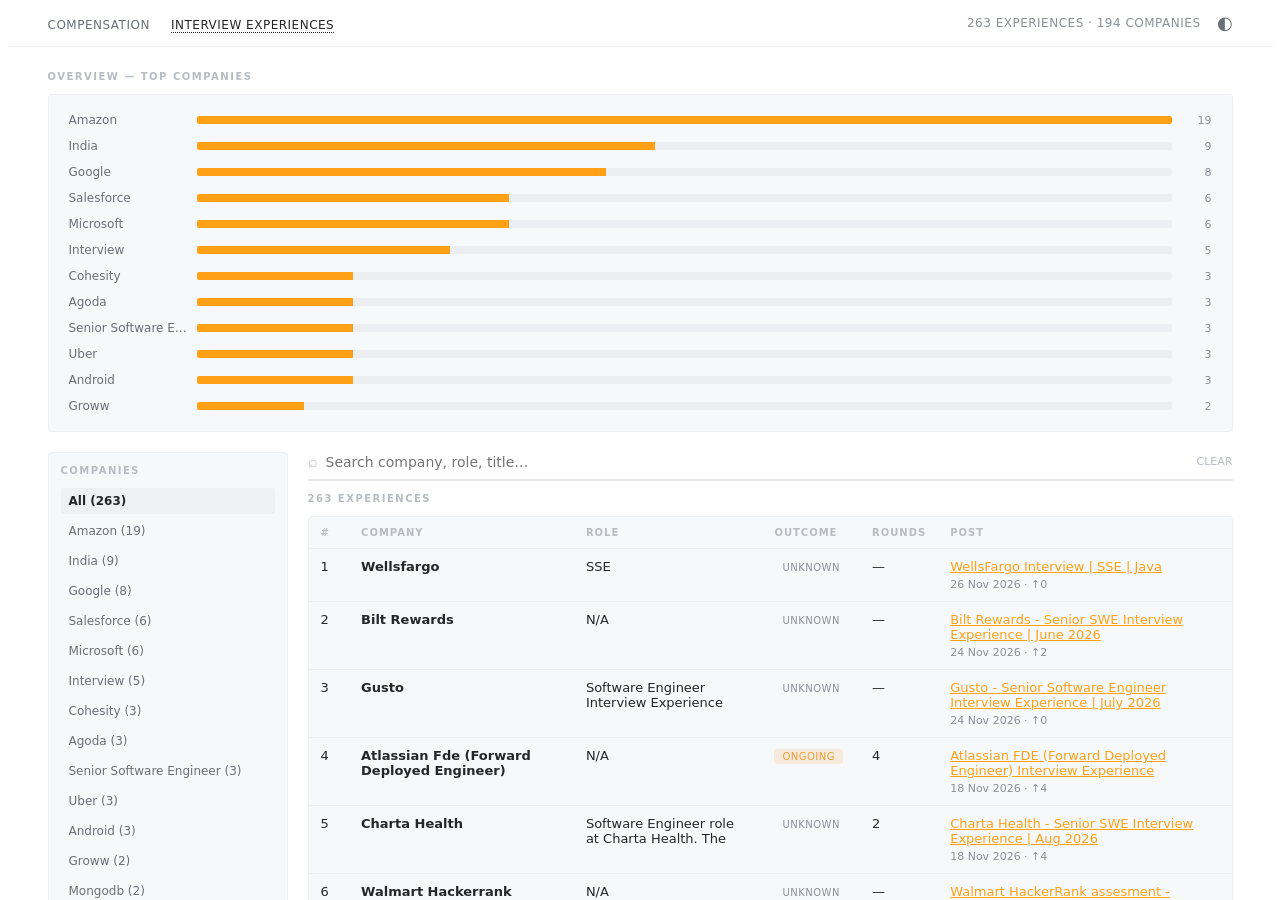
<file: interviews.html>
<!doctype html>
<html lang="en">
  <head>
    <meta charset="UTF-8" />
    <meta name="viewport" content="width=device-width, initial-scale=1.0" />
    <title>Interview Experiences</title>
    <meta http-equiv="refresh" content="0; url=public/interviews.html" />
    <link rel="canonical" href="public/interviews.html" />
  </head>
  <body>
    <p>
      Redirecting… If you are not redirected,
      <a href="public/interviews.html">open Interview Experiences</a>.
    </p>
  </body>
</html>
</file>
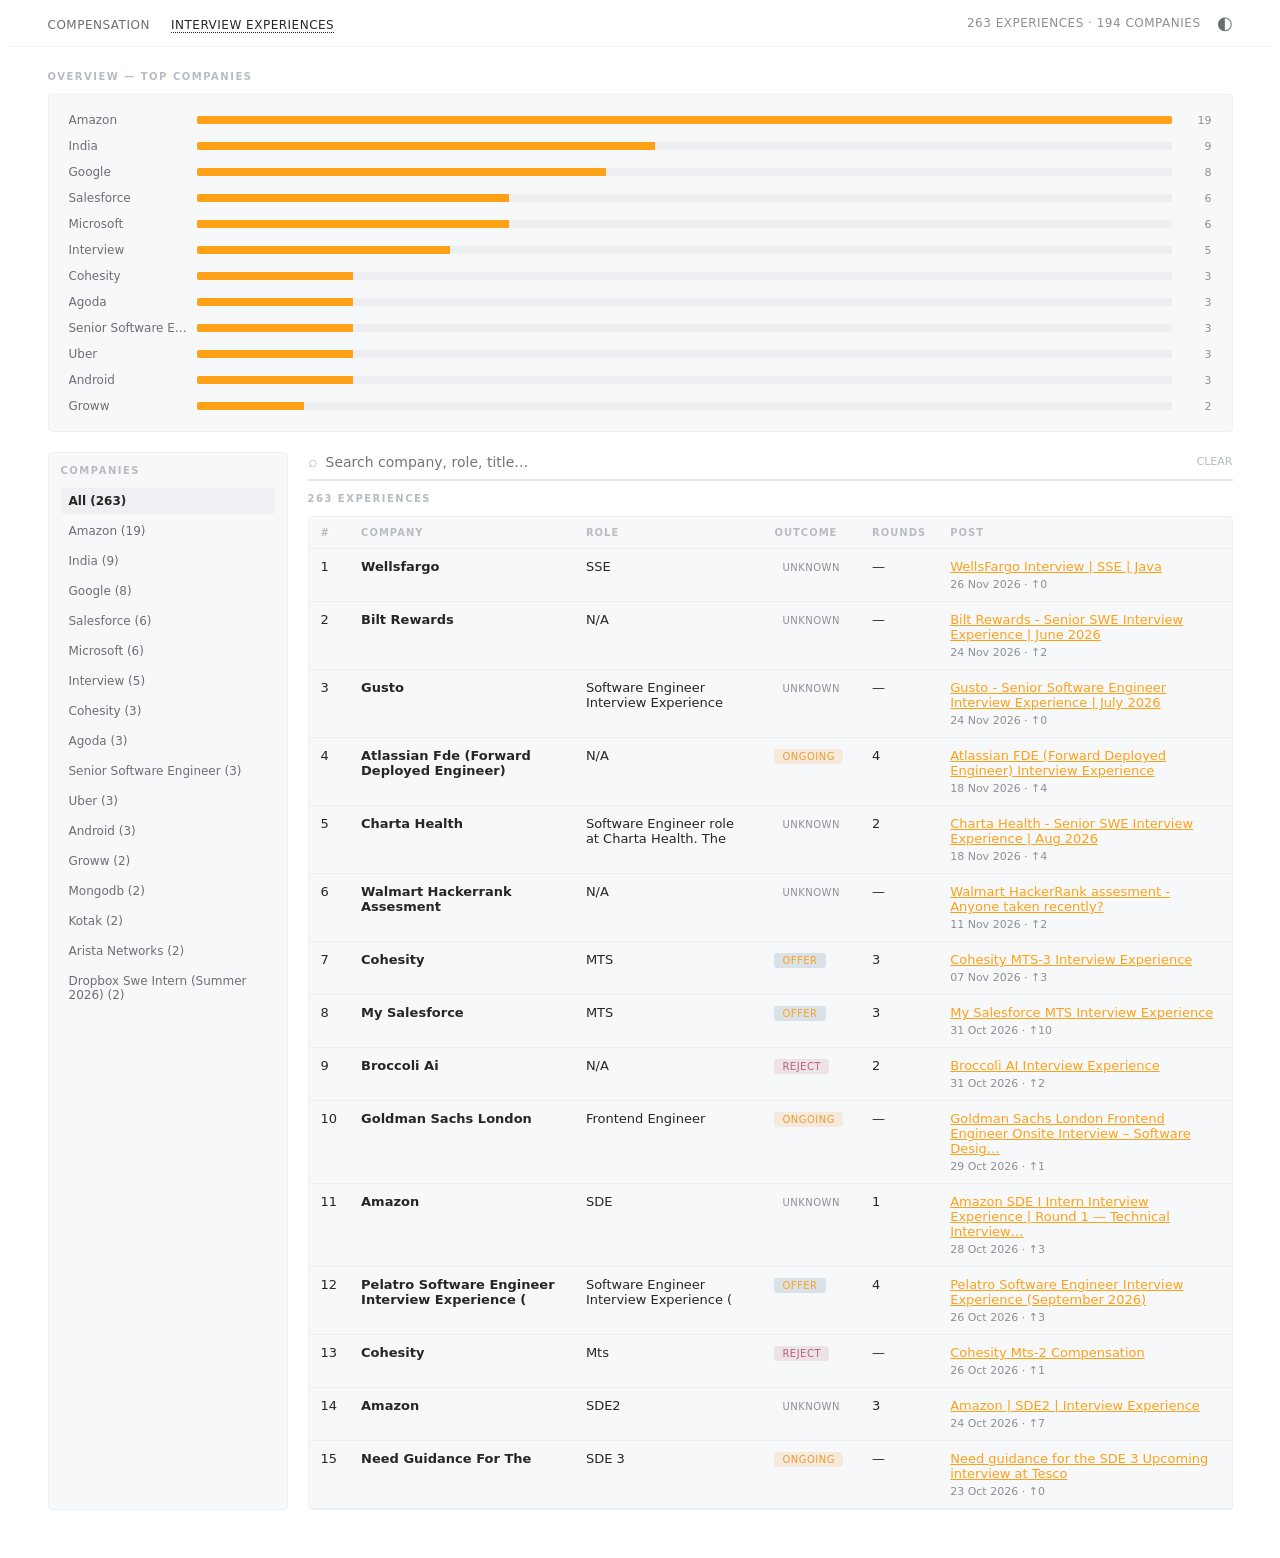
<file: public/interviews.html>
<!DOCTYPE html>
<html lang="en">
<head>
    <meta charset="UTF-8">
    <meta name="viewport" content="width=device-width, initial-scale=1.0">
    <title>Interview Experiences — Company Wise | LeetCode</title>
    <script>
        (function() {
            var t = localStorage.getItem('leetcomp-theme') || 'light';
            document.documentElement.setAttribute('data-theme', t);
        })();
    </script>
    <style>
        :root, [data-theme="light"] {
            --bg: #ffffff; --bg-secondary: #f7f8fa; --bg-hover: #eef0f3;
            --text-primary: #262626; --text-muted: #6b6f76; --text-dimmed: #8b9097;
            --text-ghost: #b7bcc3; --border: #e5e6e8; --border-light: #eceef1; --accent: #ffa116;
        }
        [data-theme="dark"] {
            --bg: #1a1a1a; --bg-secondary: #232323; --bg-hover: #2a2a2a;
            --text-primary: #e7e7e7; --text-muted: #a6abb3; --text-dimmed: #8b9097;
            --text-ghost: #5c6168; --border: #2f2f2f; --border-light: #3a3a3a; --accent: #ffa116;
        }
        * { box-sizing: border-box; margin: 0; padding: 0; }
        body {
            font-family: ui-sans-serif, system-ui, -apple-system, "Segoe UI", Roboto, Helvetica, Arial;
            background: var(--bg); color: var(--text-primary); min-height: 100vh;
        }
        header {
            max-width: 1265px; margin: 0 auto; padding: 12px 40px;
            border-bottom: 1px solid var(--border-light);
            display: flex; align-items: center; justify-content: space-between; gap: 16px;
        }
        .nav a {
            color: var(--text-muted); text-decoration: none; font-size: 12px;
            text-transform: uppercase; letter-spacing: 0.5px; margin-right: 16px;
            border-bottom: 1px dotted transparent;
        }
        .nav a:hover, .nav a.active { color: var(--text-primary); border-color: var(--text-primary); }
        .stats { font-size: 12px; color: var(--text-dimmed); text-transform: uppercase; letter-spacing: 0.5px; }
        .theme-toggle { background: none; border: none; cursor: pointer; font-size: 18px; color: var(--text-muted); }
        .container { max-width: 1265px; margin: 0 auto; padding: 0 40px 48px; }
        .section-label {
            font-size: 10px; font-weight: 600; text-transform: uppercase;
            letter-spacing: 1.5px; color: var(--text-ghost); margin: 24px 0 12px;
        }
        .layout { display: grid; grid-template-columns: 240px 1fr; gap: 20px; }
        .panel {
            background: var(--bg-secondary); border: 1px solid var(--border-light);
            border-radius: 4px; padding: 12px;
        }
        .company-list { max-height: 520px; overflow-y: auto; display: flex; flex-direction: column; gap: 4px; }
        .company-item, .bar-row {
            background: transparent; border: none; text-align: left; cursor: pointer;
            color: var(--text-muted); font: inherit; font-size: 12px; padding: 6px 8px;
            border-radius: 3px;
        }
        .company-item:hover, .bar-row:hover { background: var(--bg-hover); color: var(--text-primary); }
        .company-item.active { background: var(--bg-hover); color: var(--text-primary); font-weight: 600; }
        .search-wrap {
            display: flex; gap: 8px; margin-bottom: 12px; border-bottom: 2px solid var(--border);
            padding-bottom: 8px;
        }
        #search-input {
            flex: 1; border: none; background: transparent; color: var(--text-primary);
            font: inherit; font-size: 14px; outline: none;
        }
        .ghost-btn {
            background: none; border: none; color: var(--text-ghost); cursor: pointer;
            font: inherit; font-size: 11px; text-transform: uppercase;
        }
        .bar-row { display: grid; grid-template-columns: 120px 1fr 32px; gap: 8px; align-items: center; width: 100%; }
        .bar-label { overflow: hidden; text-overflow: ellipsis; white-space: nowrap; }
        .bar-track { height: 8px; background: var(--border-light); border-radius: 2px; overflow: hidden; }
        .bar-fill { display: block; height: 100%; background: var(--accent); }
        .bar-count { text-align: right; color: var(--text-dimmed); font-size: 11px; }
        table { width: 100%; border-collapse: collapse; font-size: 13px; }
        th, td { padding: 10px 12px; border-bottom: 1px solid var(--border-light); text-align: left; vertical-align: top; }
        th { color: var(--text-ghost); font-size: 10px; text-transform: uppercase; letter-spacing: 1px; }
        .num { font-variant-numeric: tabular-nums; }
        .row-meta { font-size: 11px; color: var(--text-dimmed); margin-top: 4px; }
        .outcome-pill {
            display: inline-block; padding: 2px 8px; border-radius: 3px;
            font-size: 10px; text-transform: uppercase; letter-spacing: 0.5px;
        }
        .outcome-offer { background: rgba(40, 105, 131, 0.15); color: var(--accent); }
        .outcome-reject { background: rgba(180, 99, 122, 0.15); color: #b4637a; }
        .outcome-ongoing { background: rgba(234, 157, 52, 0.15); color: #ea9d34; }
        .outcome-unknown { color: var(--text-dimmed); }
        .empty, .muted { color: var(--text-dimmed); padding: 16px; }
        a { color: var(--accent); }
        @media (max-width: 900px) {
            .layout { grid-template-columns: 1fr; }
            header, .container { padding-left: 16px; padding-right: 16px; }
        }
    </style>
</head>
<body>
    <header>
        <nav class="nav">
            <a href="index.html">Compensation</a>
            <a href="interviews.html" class="active">Interview Experiences</a>
        </nav>
        <div style="display:flex;align-items:center;gap:16px;">
            <span class="stats" id="stats">Loading…</span>
            <button class="theme-toggle" id="theme-toggle" type="button" title="Toggle theme">◐</button>
        </div>
    </header>

    <div class="container">
        <div class="section-label">Overview — top companies</div>
        <div class="panel" id="company-chart" style="margin-bottom:20px;"></div>

        <div class="layout">
            <aside class="panel">
                <div class="section-label" style="margin-top:0;">Companies</div>
                <div class="company-list" id="company-list"></div>
            </aside>

            <main>
                <div class="search-wrap">
                    <span style="color:var(--text-ghost);">⌕</span>
                    <input id="search-input" type="search" placeholder="Search company, role, title…" autocomplete="off">
                    <button class="ghost-btn" id="search-clear" type="button">Clear</button>
                </div>
                <div class="section-label" style="margin-top:0;">
                    <span id="result-count">0 experiences</span>
                </div>
                <div class="panel" style="padding:0;overflow-x:auto;">
                    <table>
                        <thead>
                            <tr>
                                <th>#</th>
                                <th>Company</th>
                                <th>Role</th>
                                <th>Outcome</th>
                                <th>Rounds</th>
                                <th>Post</th>
                            </tr>
                        </thead>
                        <tbody id="table-body">
                            <tr><td colspan="6" class="empty">Loading…</td></tr>
                        </tbody>
                    </table>
                </div>
                <div id="pagination"></div>
            </main>
        </div>
    </div>

    <script>
        document.getElementById('theme-toggle').addEventListener('click', () => {
            const html = document.documentElement;
            const next = html.getAttribute('data-theme') === 'dark' ? 'light' : 'dark';
            html.setAttribute('data-theme', next);
            localStorage.setItem('leetcomp-theme', next);
        });
    </script>
    <script src="js/interviews.js" type="module"></script>
</body>
</html>
</file>
